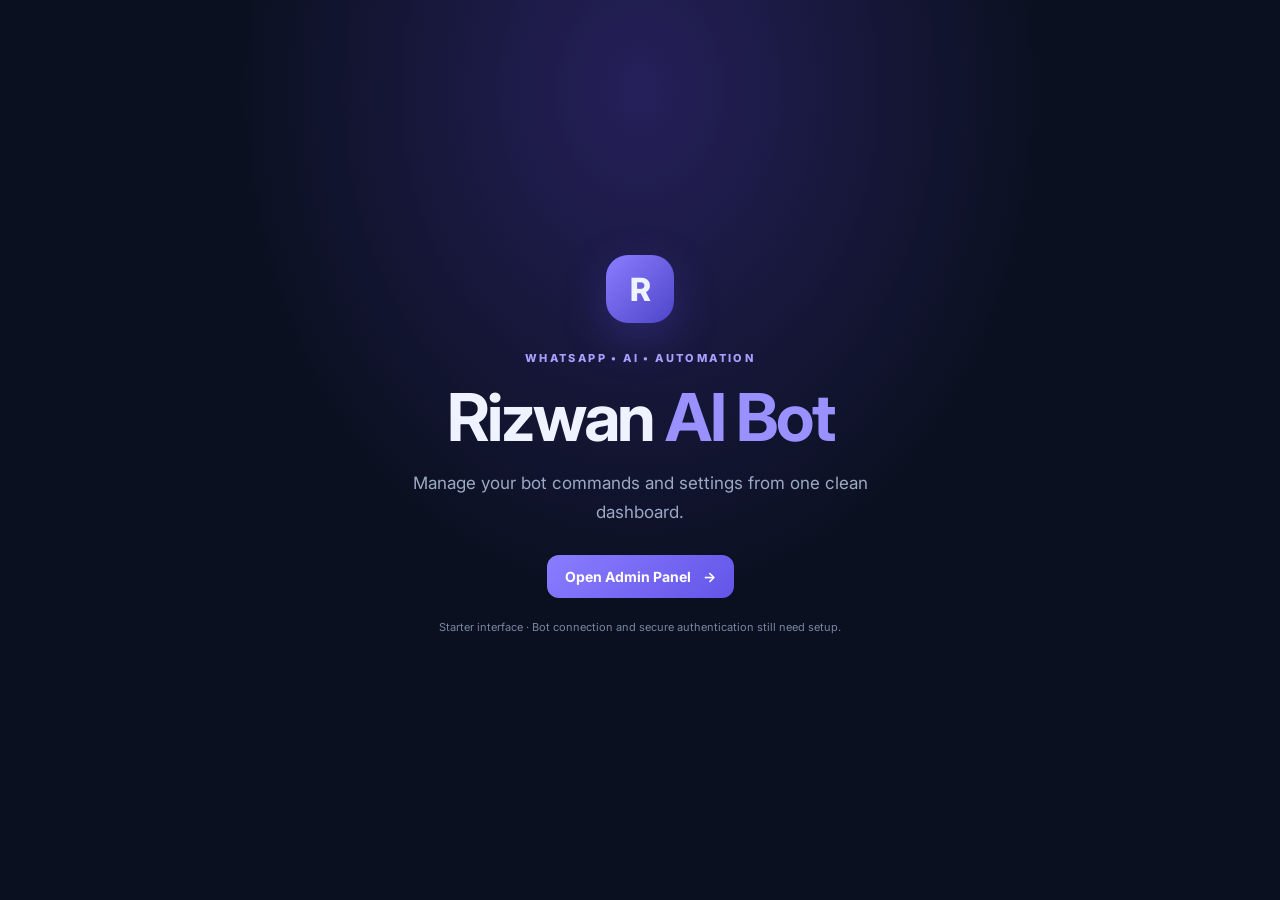
<file: index.html>
<!doctype html>
<html lang="en">
<head>
  <meta charset="utf-8">
  <meta name="viewport" content="width=device-width, initial-scale=1">
  <title>Rizwan AI Bot</title>
  <link rel="stylesheet" href="styles.css">
</head>
<body class="landing">
  <main class="hero">
    <div class="brand-mark">R</div>
    <p class="eyebrow">WHATSAPP • AI • AUTOMATION</p>
    <h1>Rizwan <span>AI Bot</span></h1>
    <p class="lead">Manage your bot commands and settings from one clean dashboard.</p>
    <a class="button" href="admin.html">Open Admin Panel <span aria-hidden="true">→</span></a>
    <p class="small-note">Starter interface · Bot connection and secure authentication still need setup.</p>
  </main>
</body>
</html>
</file>
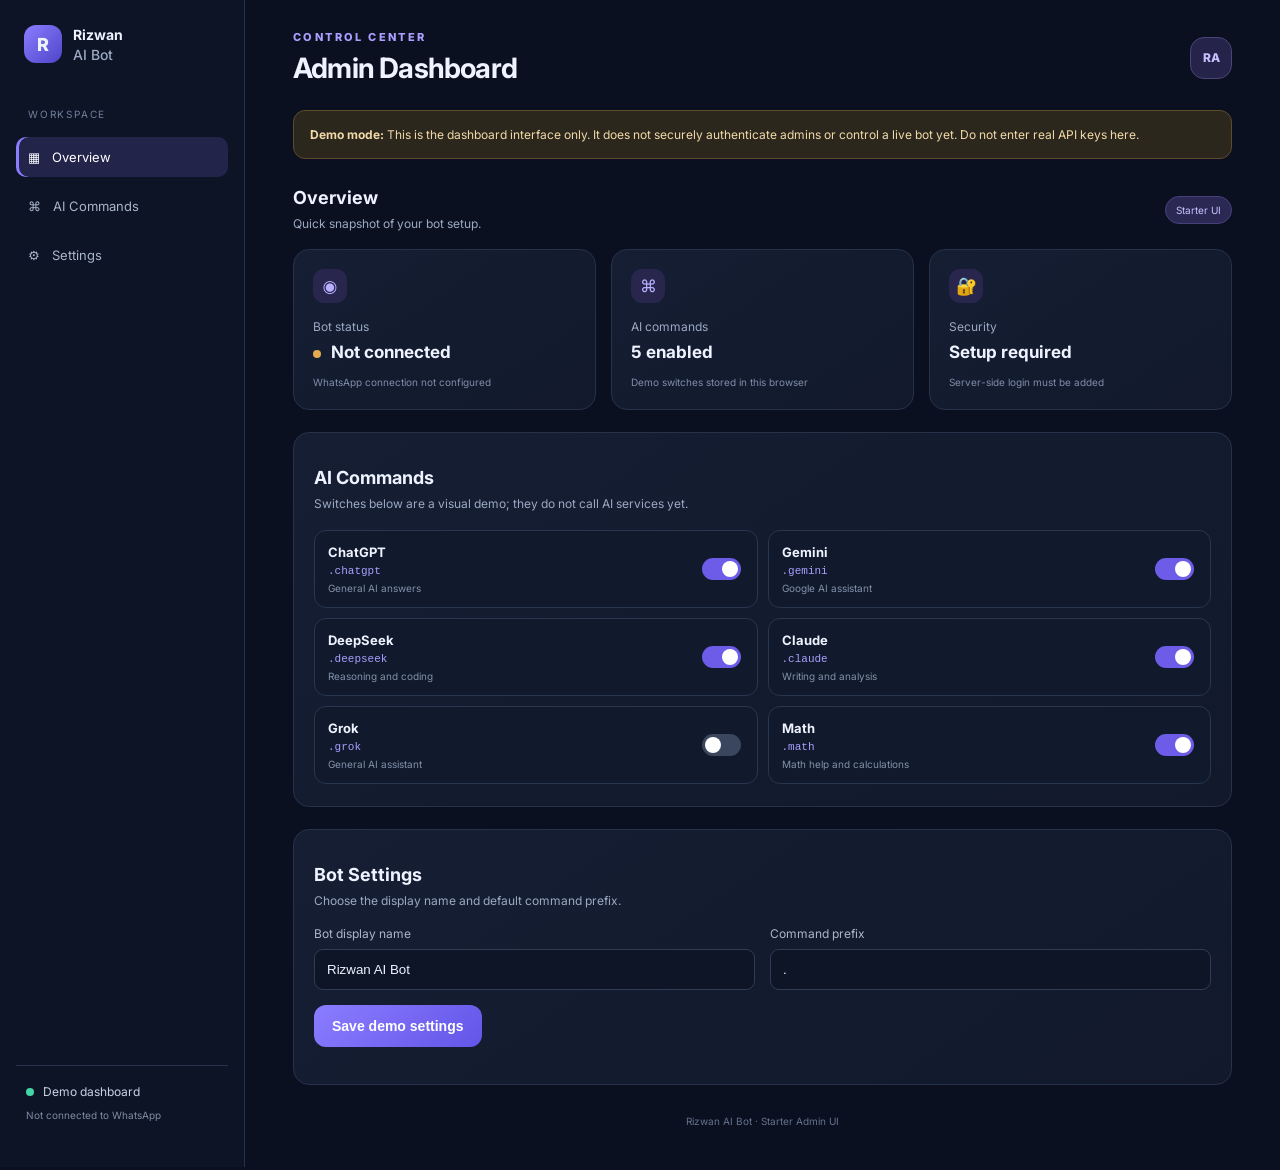
<file: admin.html>
<!doctype html>
<html lang="en">
<head>
  <meta charset="utf-8">
  <meta name="viewport" content="width=device-width, initial-scale=1">
  <title>Admin Panel — Rizwan AI Bot</title>
  <link rel="stylesheet" href="styles.css">
</head>
<body>
  <div class="layout">
    <aside class="sidebar">
      <a class="brand" href="index.html"><span class="brand-mark small">R</span><span>Rizwan <b>AI Bot</b></span></a>
      <div class="nav-label">WORKSPACE</div>
      <a class="nav-item active" href="#overview">▦ <span>Overview</span></a>
      <a class="nav-item" href="#commands">⌘ <span>AI Commands</span></a>
      <a class="nav-item" href="#settings">⚙ <span>Settings</span></a>
      <div class="sidebar-bottom"><span class="status-dot"></span> Demo dashboard<br><small>Not connected to WhatsApp</small></div>
    </aside>
    <main class="main">
      <header class="topbar">
        <div><p class="eyebrow">CONTROL CENTER</p><h1>Admin Dashboard</h1></div>
        <div class="avatar">RA</div>
      </header>
      <div class="notice"><b>Demo mode:</b> This is the dashboard interface only. It does not securely authenticate admins or control a live bot yet. Do not enter real API keys here.</div>
      <section id="overview">
        <div class="section-heading"><div><h2>Overview</h2><p>Quick snapshot of your bot setup.</p></div><span class="pill">Starter UI</span></div>
        <div class="stats">
          <article class="stat-card"><span class="stat-icon">◉</span><p>Bot status</p><h3><span class="status-dot muted"></span> Not connected</h3><small>WhatsApp connection not configured</small></article>
          <article class="stat-card"><span class="stat-icon">⌘</span><p>AI commands</p><h3 id="enabled-count">6 enabled</h3><small>Demo switches stored in this browser</small></article>
          <article class="stat-card"><span class="stat-icon">🔐</span><p>Security</p><h3>Setup required</h3><small>Server-side login must be added</small></article>
        </div>
      </section>
      <section id="commands" class="panel">
        <div class="section-heading"><div><h2>AI Commands</h2><p>Switches below are a visual demo; they do not call AI services yet.</p></div></div>
        <div id="command-list" class="command-list"></div>
      </section>
      <section id="settings" class="panel">
        <div class="section-heading"><div><h2>Bot Settings</h2><p>Choose the display name and default command prefix.</p></div></div>
        <form id="settings-form" class="settings-form">
          <label>Bot display name<input id="bot-name" maxlength="40" value="Rizwan AI Bot"></label>
          <label>Command prefix<input id="prefix" maxlength="3" value="." required></label>
          <button class="button" type="submit">Save demo settings</button>
          <p id="save-message" class="form-message" role="status"></p>
        </form>
      </section>
      <footer>Rizwan AI Bot · Starter Admin UI</footer>
    </main>
  </div>
  <script src="app.js"></script>
</body>
</html>
</file>
<file: styles.css>
@import url('https://fonts.googleapis.com/css2?family=Inter:wght@400;500;600;700;800&display=swap');
:root{--bg:#0b1020;--panel:#121a2d;--panel2:#172138;--line:#26324a;--text:#eef3ff;--muted:#9ba9c3;--accent:#7c6cff;--green:#42d6a4}
*{box-sizing:border-box}html{scroll-behavior:smooth}body{margin:0;background:var(--bg);color:var(--text);font-family:Inter,system-ui,sans-serif}a{color:inherit;text-decoration:none}.landing{min-height:100vh;display:grid;place-items:center;padding:24px;background:radial-gradient(ellipse at 50% 10%,#25205a 0,transparent 45%),var(--bg)}.hero{text-align:center;max-width:680px}.brand-mark{width:68px;height:68px;border-radius:22px;display:grid;place-items:center;margin:0 auto 28px;background:linear-gradient(135deg,#8c7dff,#4d45c8);font-size:32px;font-weight:800;box-shadow:0 15px 45px #6655ff40}.eyebrow{font-size:11px;letter-spacing:2.4px;color:#a89fff;font-weight:800}.hero h1{font-size:clamp(38px,8vw,66px);letter-spacing:-2.5px;margin:12px 0}.hero h1 span{color:#9b90ff}.lead{color:var(--muted);font-size:17px;line-height:1.7;margin:0 auto 28px;max-width:520px}.button{display:inline-flex;gap:12px;align-items:center;justify-content:center;border:0;border-radius:12px;padding:13px 18px;background:linear-gradient(135deg,#8b7dff,#6355e8);color:white;font-weight:700;cursor:pointer;font-size:14px}.small-note{font-size:11px;color:#7886a2;margin-top:22px}.layout{min-height:100vh;display:grid;grid-template-columns:245px 1fr}.sidebar{border-right:1px solid var(--line);padding:25px 16px;display:flex;flex-direction:column;gap:9px;background:#0d1425;min-height:100vh}.brand{display:flex;align-items:center;gap:11px;font-size:14px;font-weight:700;padding:0 8px 28px}.brand b{display:block;color:var(--muted);font-weight:500;margin-top:3px}.brand-mark.small{width:38px;height:38px;margin:0;border-radius:12px;font-size:18px;box-shadow:none;flex-shrink:0}.nav-label{font-size:10px;letter-spacing:1.8px;color:#71809d;padding:8px 12px}.nav-item{display:flex;align-items:center;gap:12px;padding:12px;border-radius:10px;color:#a9b5cb;font-size:13px}.nav-item.active,.nav-item:hover{background:#22244a;color:white}.nav-item.active{box-shadow:inset 3px 0 #8b7dff}.sidebar-bottom{margin-top:auto;padding:15px 10px;border-top:1px solid var(--line);font-size:12px;color:#c9d2e4;line-height:1.9}.sidebar-bottom small{color:#7e8ca6}.status-dot{display:inline-block;width:8px;height:8px;border-radius:50%;background:var(--green);margin-right:6px}.status-dot.muted{background:#e5a94f}.main{padding:30px clamp(18px,4vw,48px);max-width:1400px;width:100%;margin:0 auto}.topbar{display:flex;justify-content:space-between;align-items:center;margin-bottom:25px}.topbar .eyebrow{margin:0 0 7px}.topbar h1{font-size:28px;letter-spacing:-.8px;margin:0}.avatar{width:42px;height:42px;border:1px solid #494578;background:#26234b;color:#c7c0ff;border-radius:14px;display:grid;place-items:center;font-weight:800;font-size:12px}.notice{background:#2c271d;border:1px solid #5c4b2c;color:#f1d9a8;padding:14px 16px;border-radius:12px;font-size:12px;line-height:1.6;margin-bottom:28px}.section-heading{display:flex;justify-content:space-between;align-items:center;gap:16px;margin:28px 0 16px}.section-heading h2{font-size:18px;margin:0 0 6px}.section-heading p{font-size:12px;color:var(--muted);margin:0;line-height:1.6}.pill{font-size:10px;color:#c9c2ff;background:#2b2854;border:1px solid #46407d;border-radius:20px;padding:7px 10px}.stats{display:grid;grid-template-columns:repeat(3,minmax(0,1fr));gap:15px}.stat-card,.panel{border:1px solid var(--line);border-radius:16px;background:linear-gradient(145deg,#151e33,#11192b)}.stat-card{padding:19px;min-width:0}.stat-icon{display:grid;place-items:center;width:34px;height:34px;border-radius:11px;background:#29264e;color:#b8afff;font-size:17px}.stat-card p{font-size:12px;color:var(--muted);margin:16px 0 8px}.stat-card h3{font-size:17px;margin:0 0 8px}.stat-card small{font-size:10px;color:#7f8da8;line-height:1.5}.panel{padding:6px 20px 22px;margin-top:22px}.command-list{display:grid;grid-template-columns:repeat(2,minmax(0,1fr));gap:10px}.command{display:flex;justify-content:space-between;align-items:center;gap:12px;padding:13px;border:1px solid #293650;background:#111a2c;border-radius:12px}.command strong{font-size:13px;display:block}.command code{font-size:11px;color:#a99fff;display:block;margin-top:5px}.command p{font-size:10px;color:#8290a9;margin:5px 0 0}.toggle{appearance:none;width:39px;height:22px;background:#3a465d;border-radius:99px;position:relative;cursor:pointer;flex-shrink:0;transition:.2s}.toggle:before{content:"";position:absolute;top:3px;left:3px;width:16px;height:16px;border-radius:50%;background:#fff;transition:.2s}.toggle:checked{background:#6c5ce7}.toggle:checked:before{transform:translateX(17px)}.settings-form{display:grid;grid-template-columns:1fr 1fr;gap:15px;align-items:end}.settings-form label{display:grid;gap:8px;font-size:12px;color:#aab6cc}.settings-form input{width:100%;padding:12px;border:1px solid #303c55;background:#0d1526;color:#eef3ff;border-radius:9px;outline:none}.settings-form input:focus{border-color:#8275ff}.settings-form .button{grid-column:1/-1;justify-self:start}.form-message{font-size:12px;color:var(--green);margin:0;grid-column:1/-1}footer{text-align:center;color:#64728d;font-size:10px;padding:30px 0 10px}@media(max-width:760px){.layout{grid-template-columns:1fr}.sidebar{min-height:auto;padding:14px;display:grid;grid-template-columns:1fr 1fr;align-items:center;border-right:0;border-bottom:1px solid var(--line)}.brand{padding:0}.nav-label,.sidebar-bottom{display:none}.nav-item{padding:9px}.main{padding:22px 15px}.stats{grid-template-columns:1fr}.stat-card{padding:15px}.command-list{grid-template-columns:1fr}.settings-form{grid-template-columns:1fr}.settings-form .button{grid-column:1}.topbar h1{font-size:24px}.section-heading{align-items:flex-start}.pill{white-space:nowrap}}
</file>
